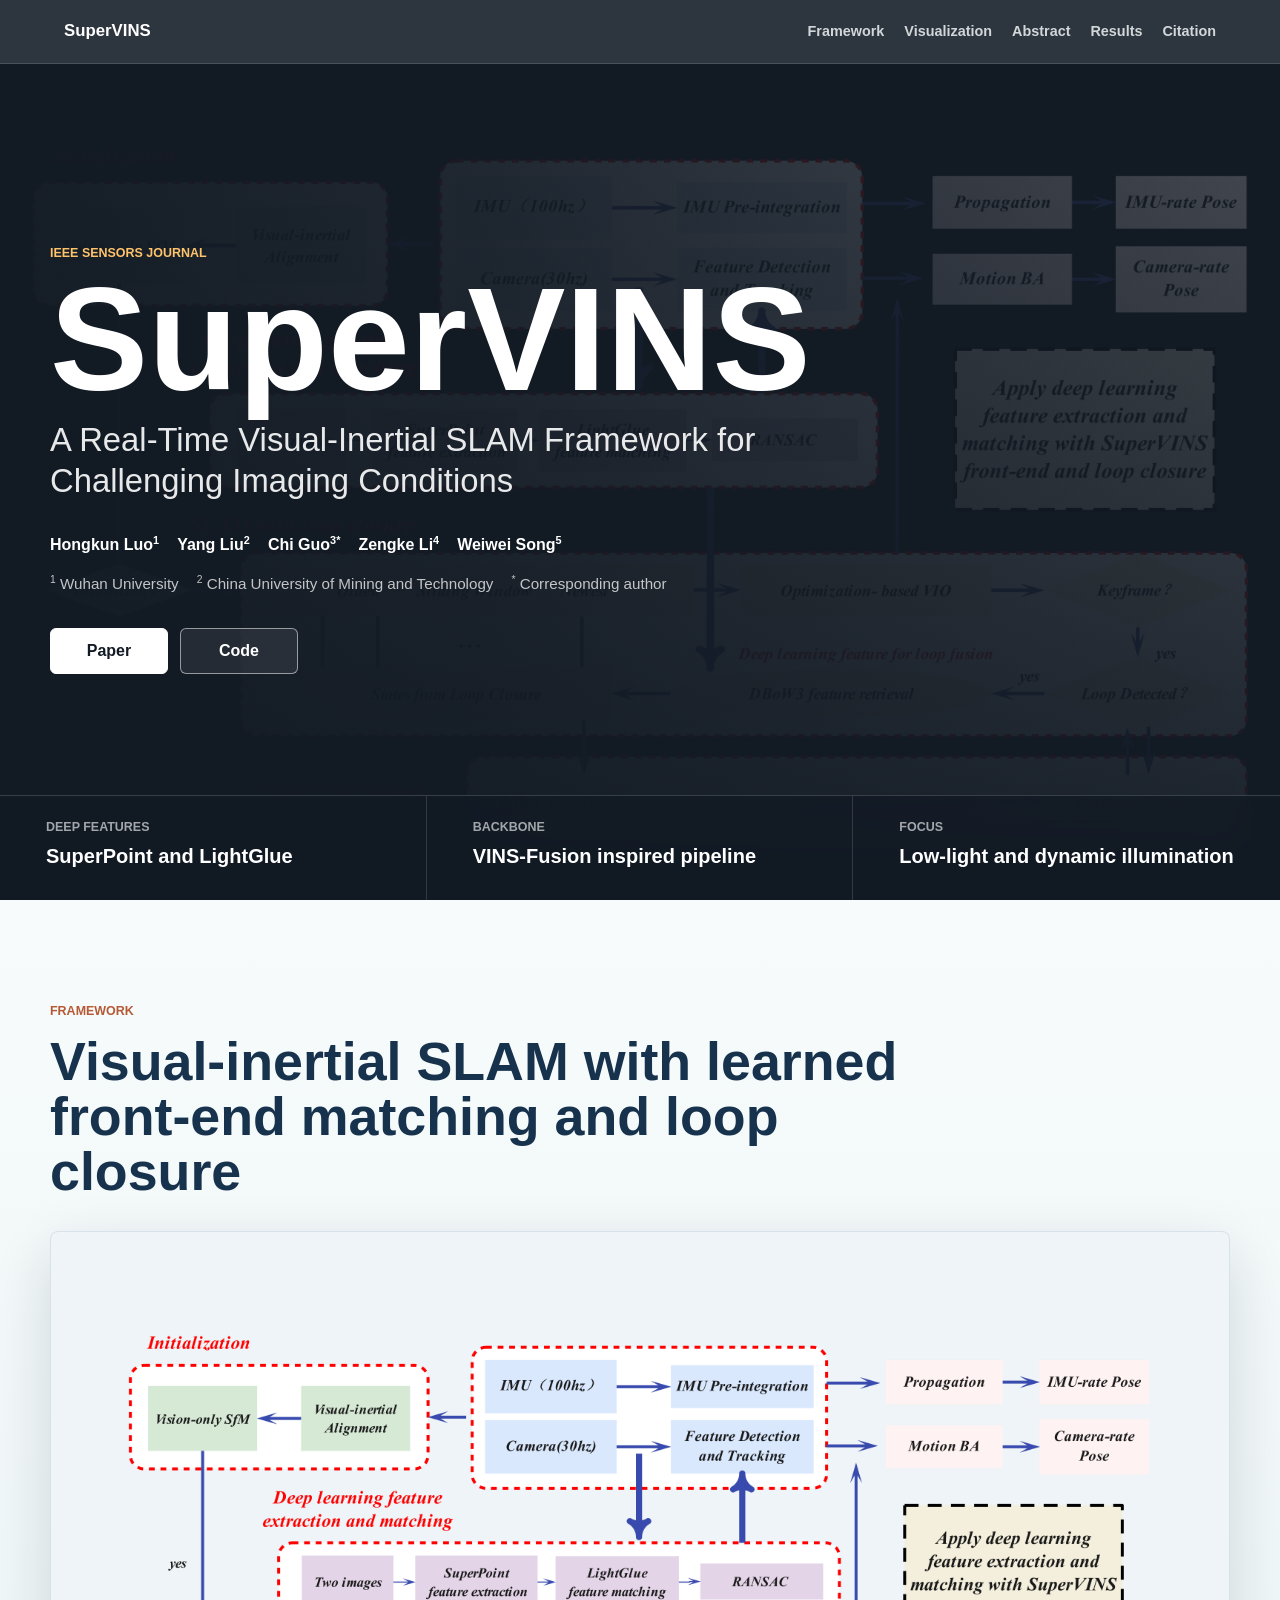
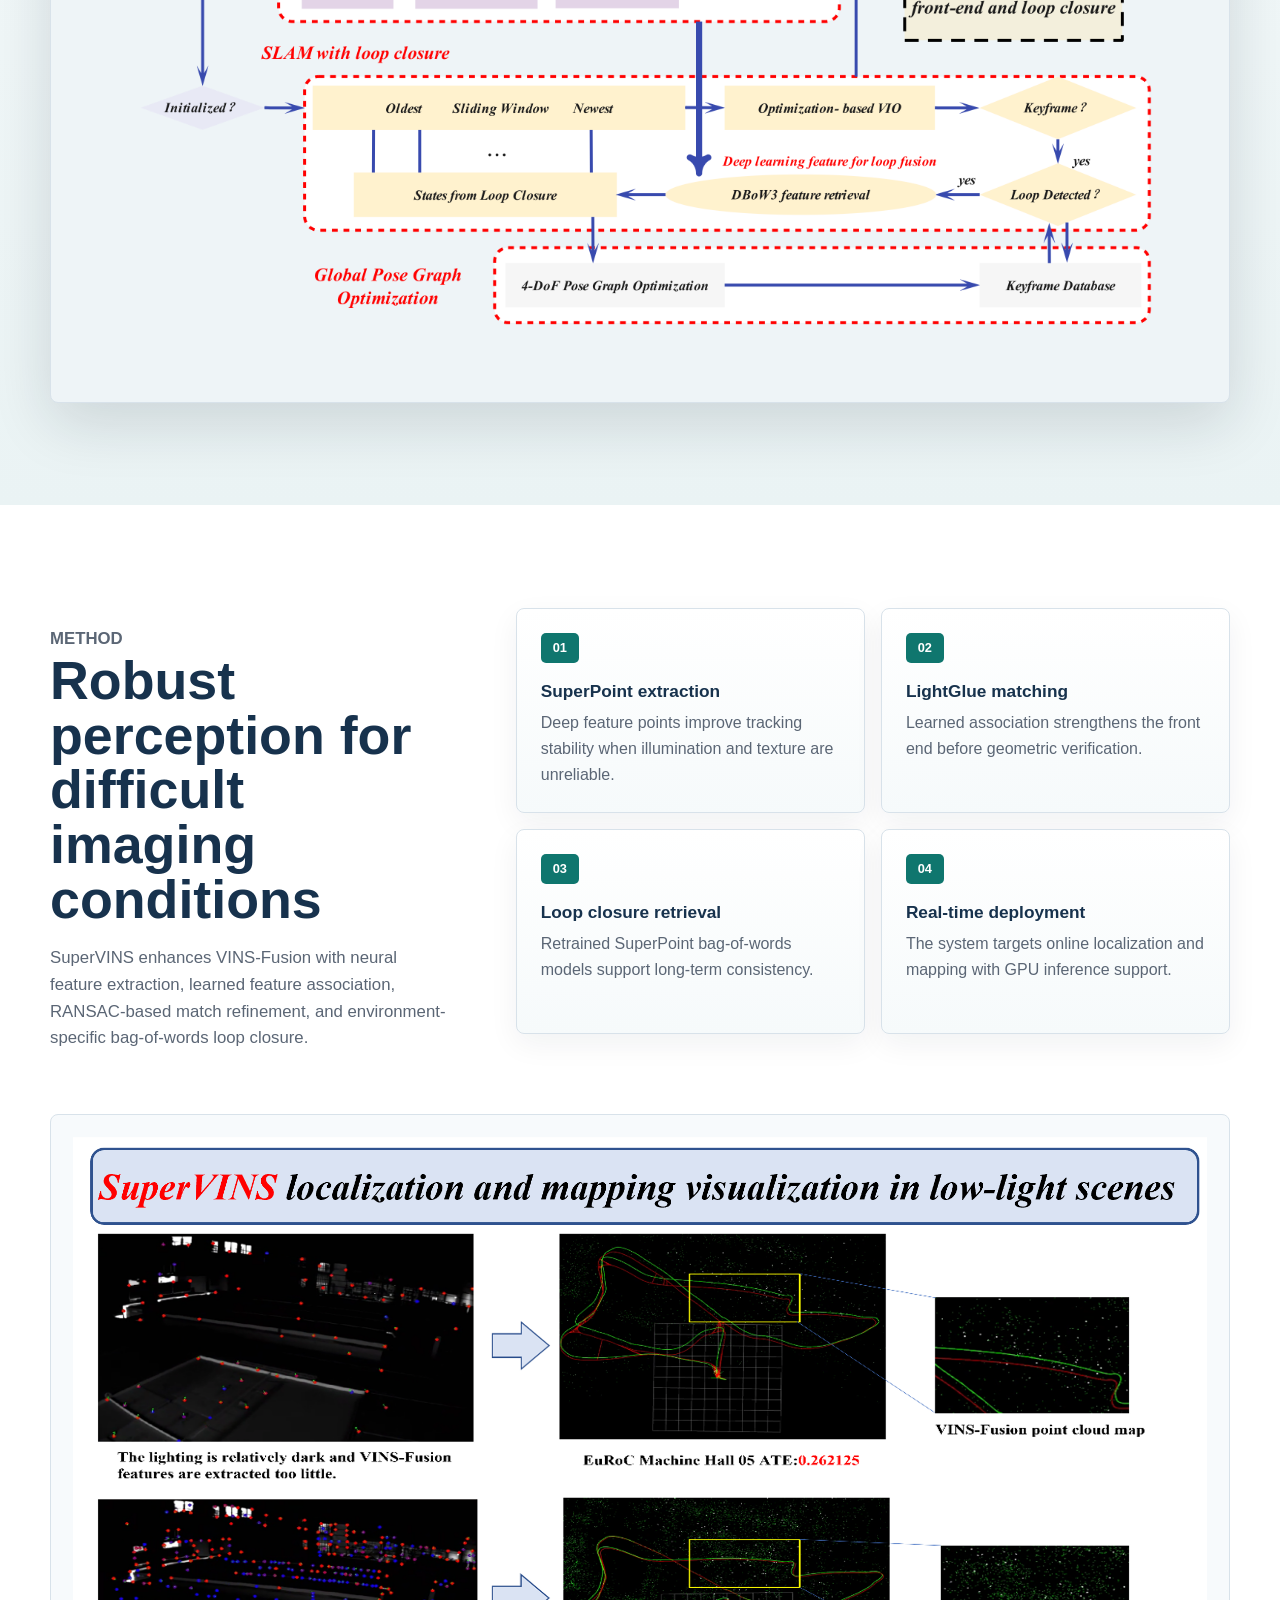
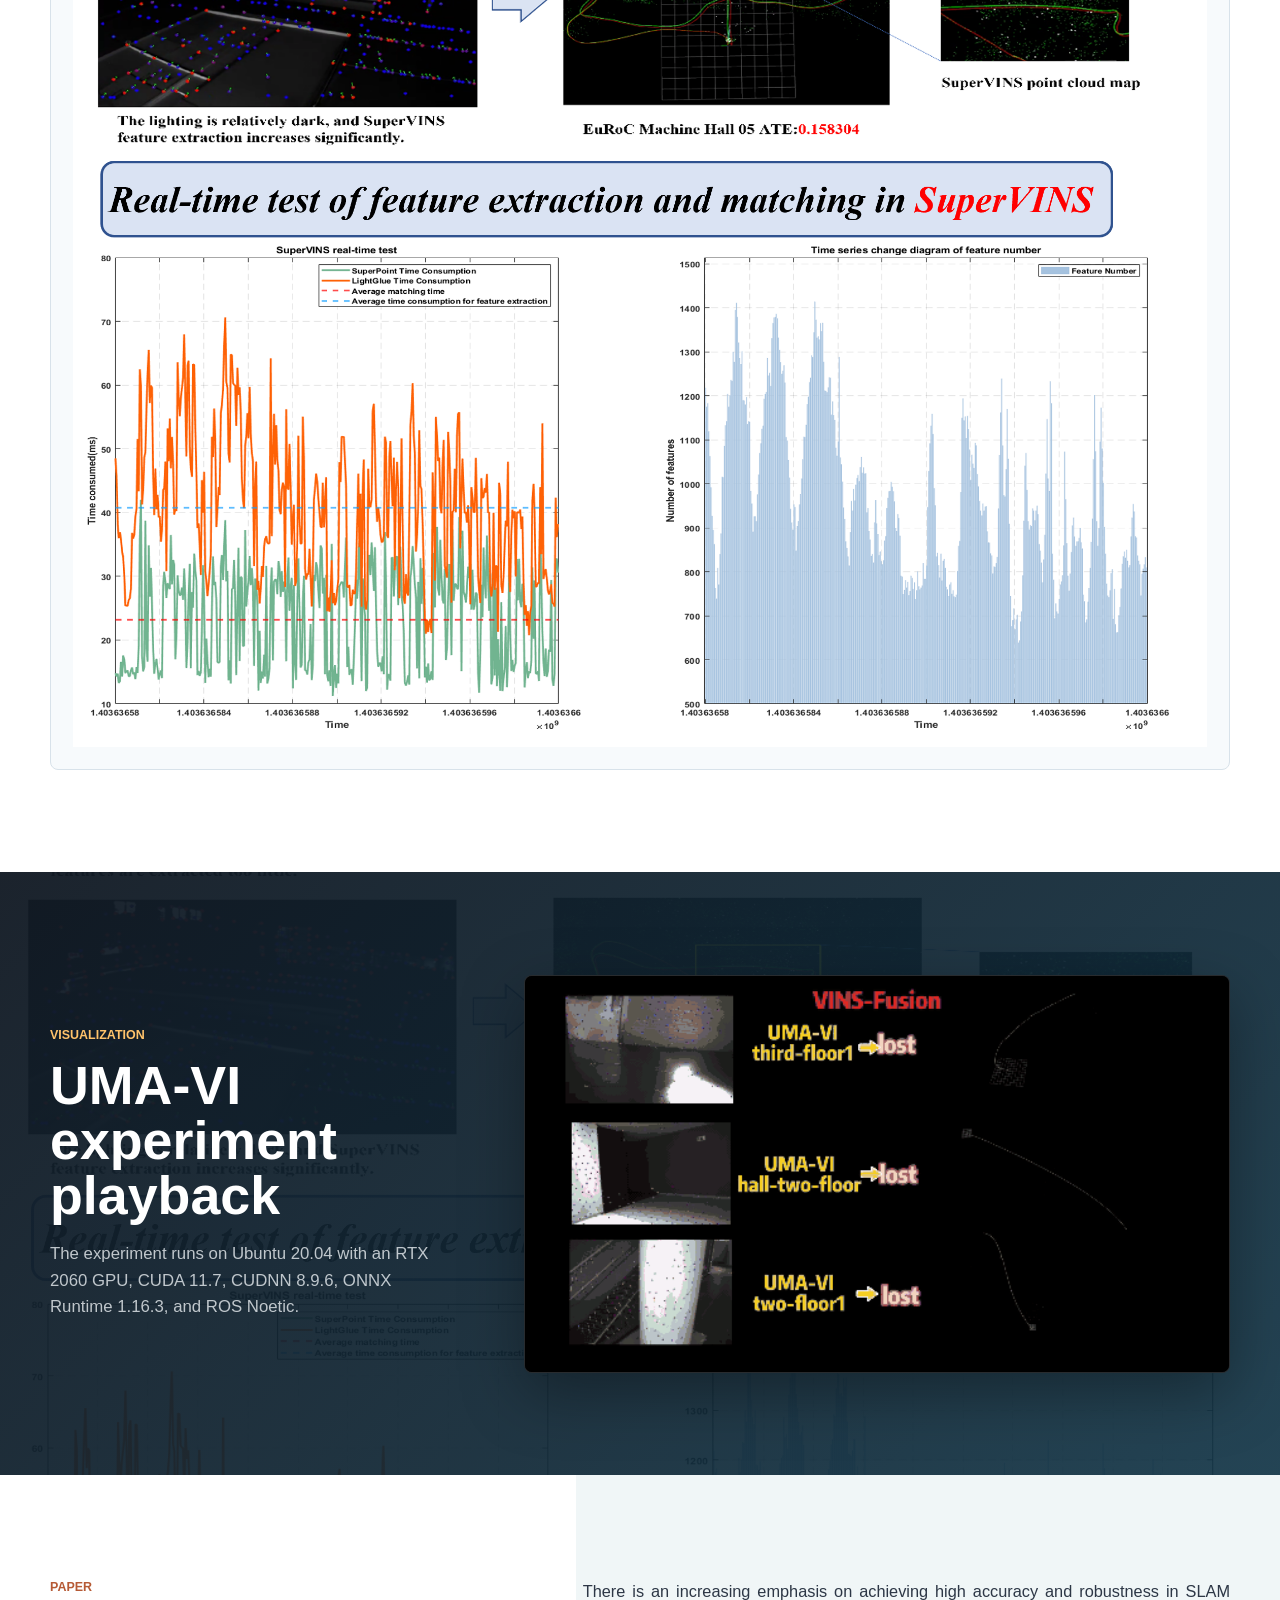
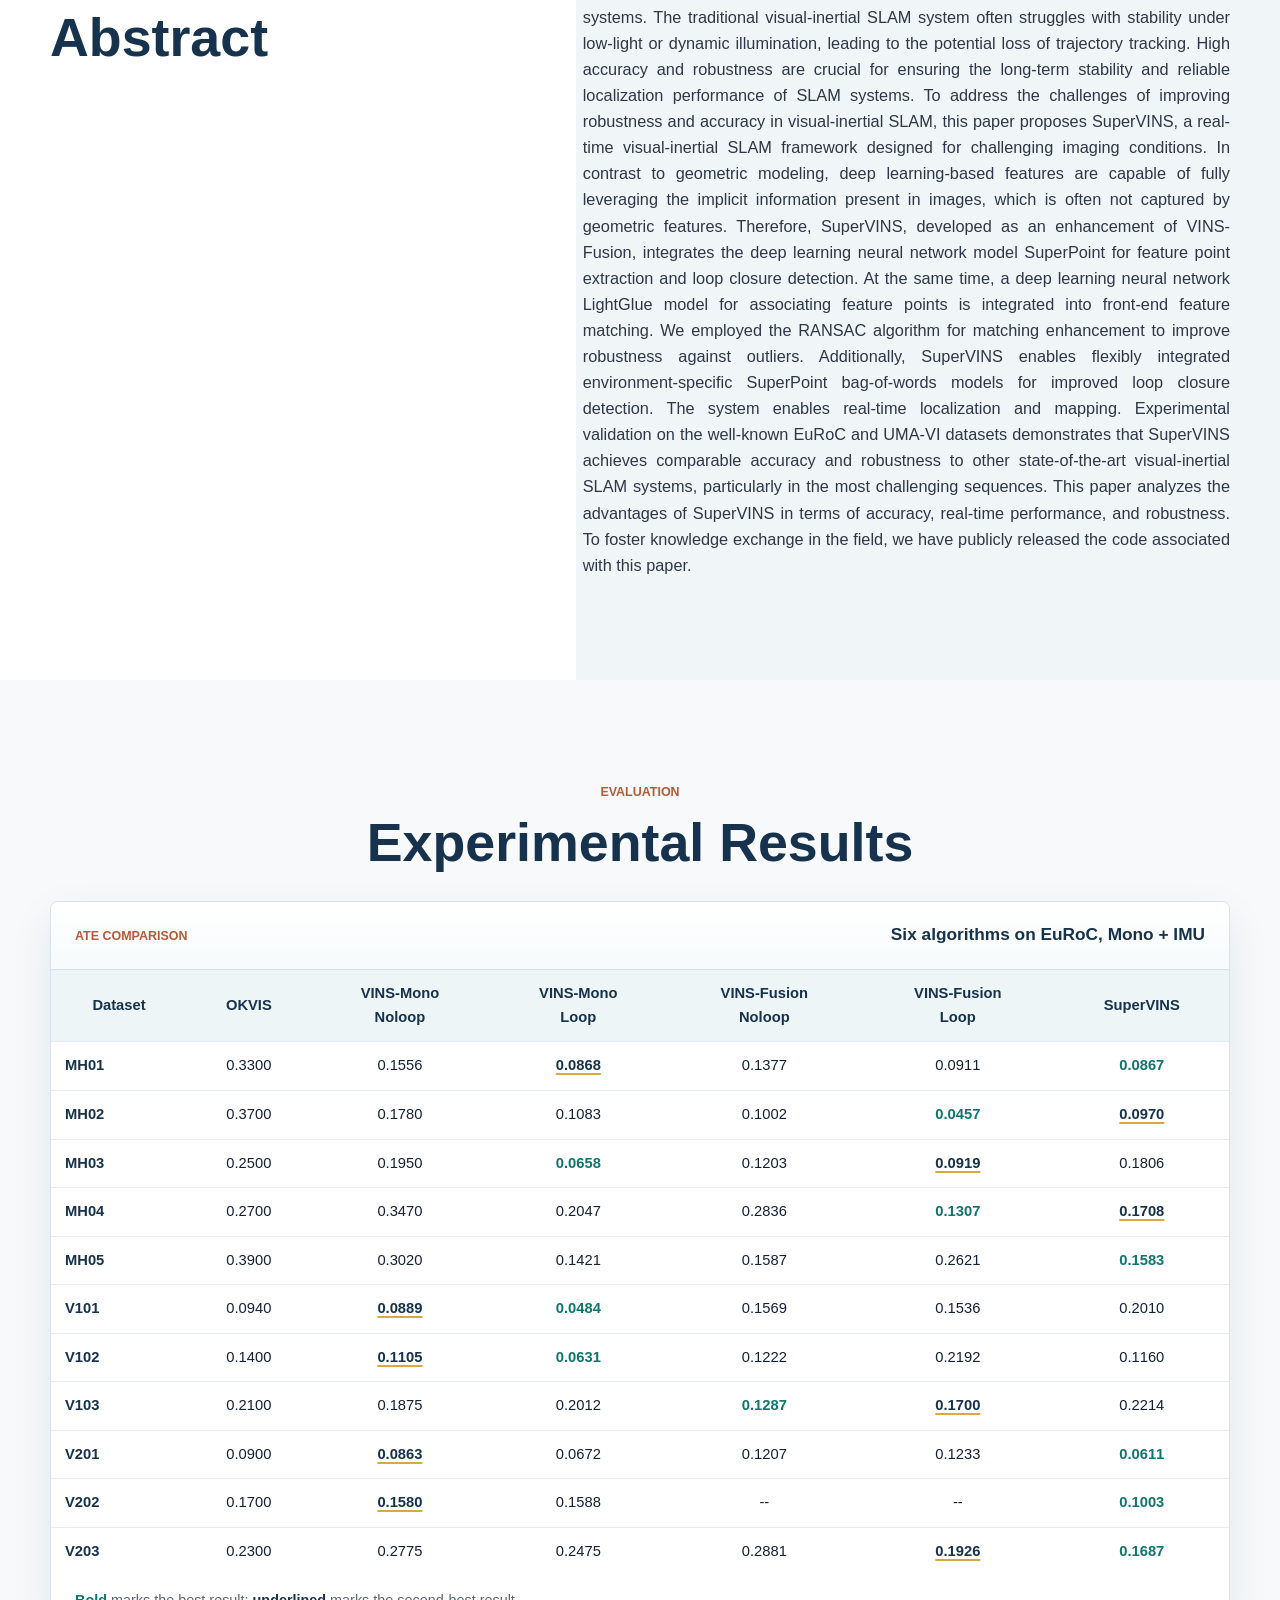
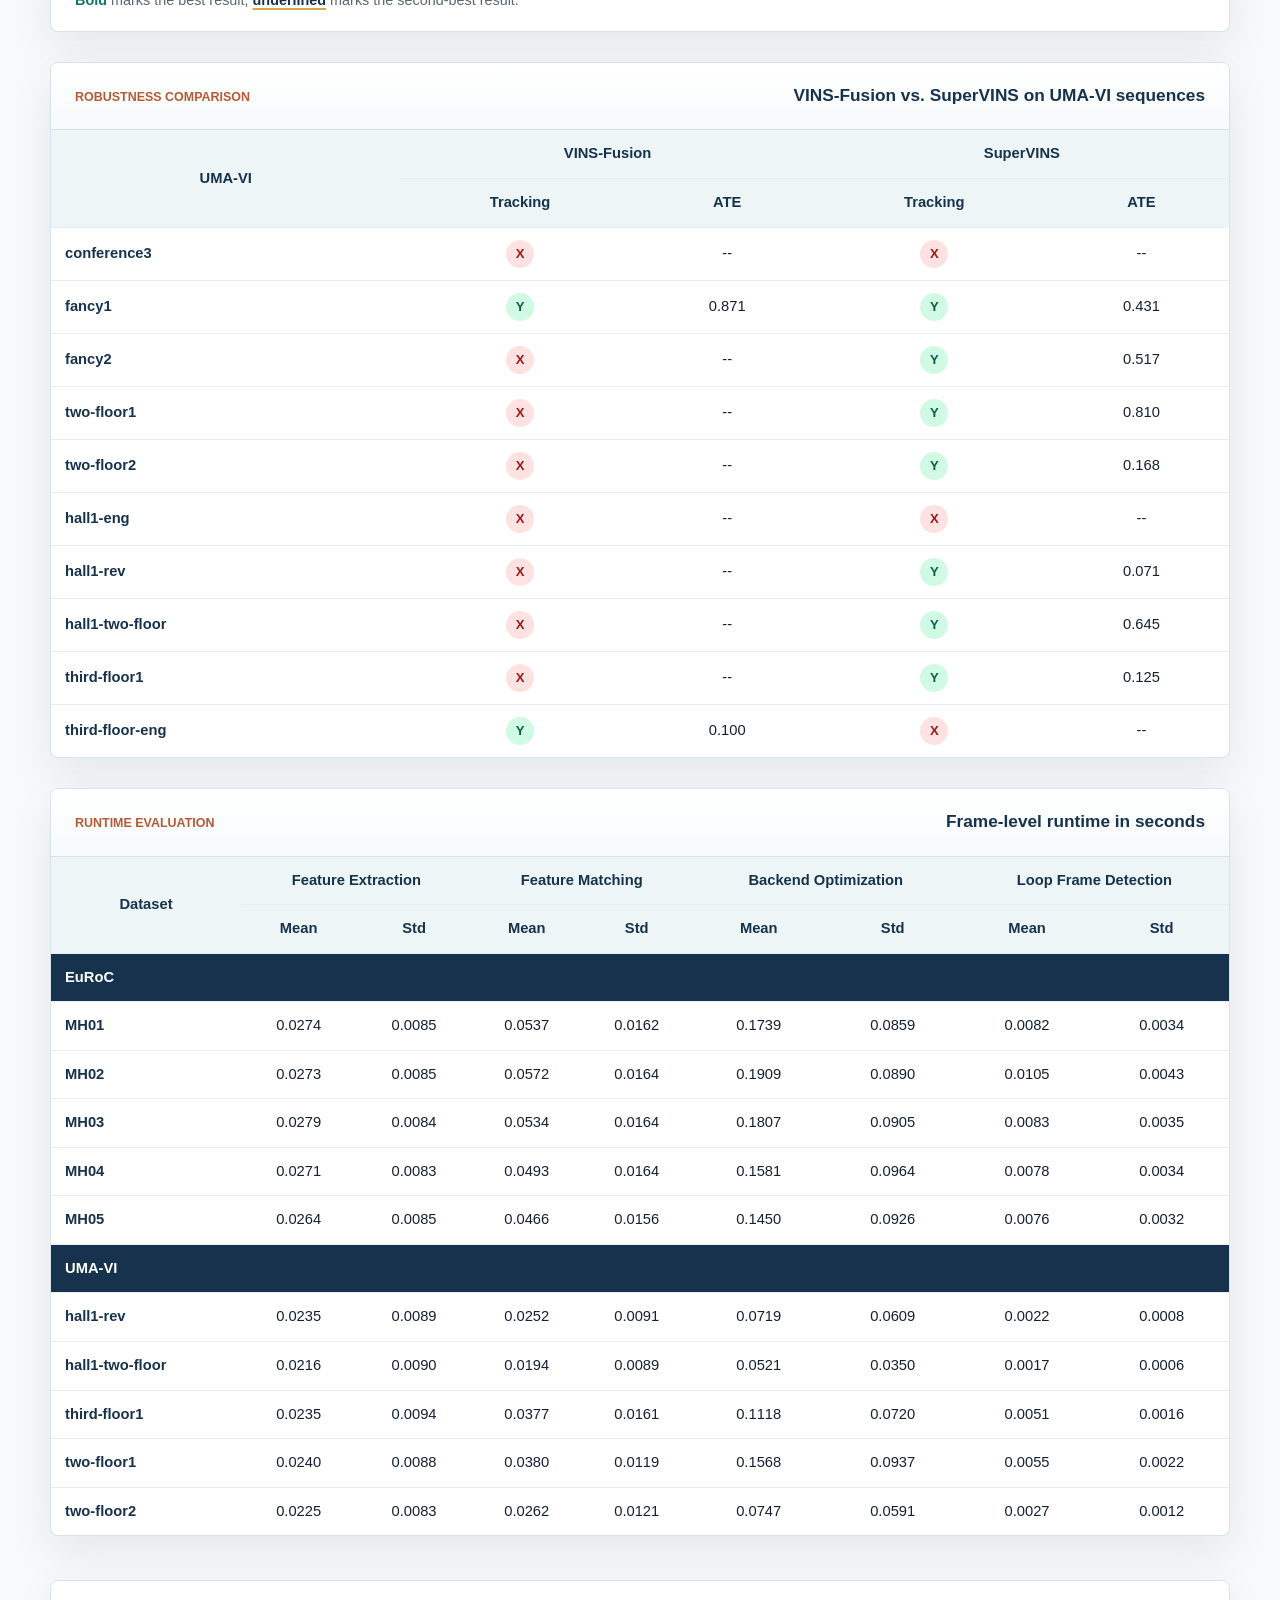
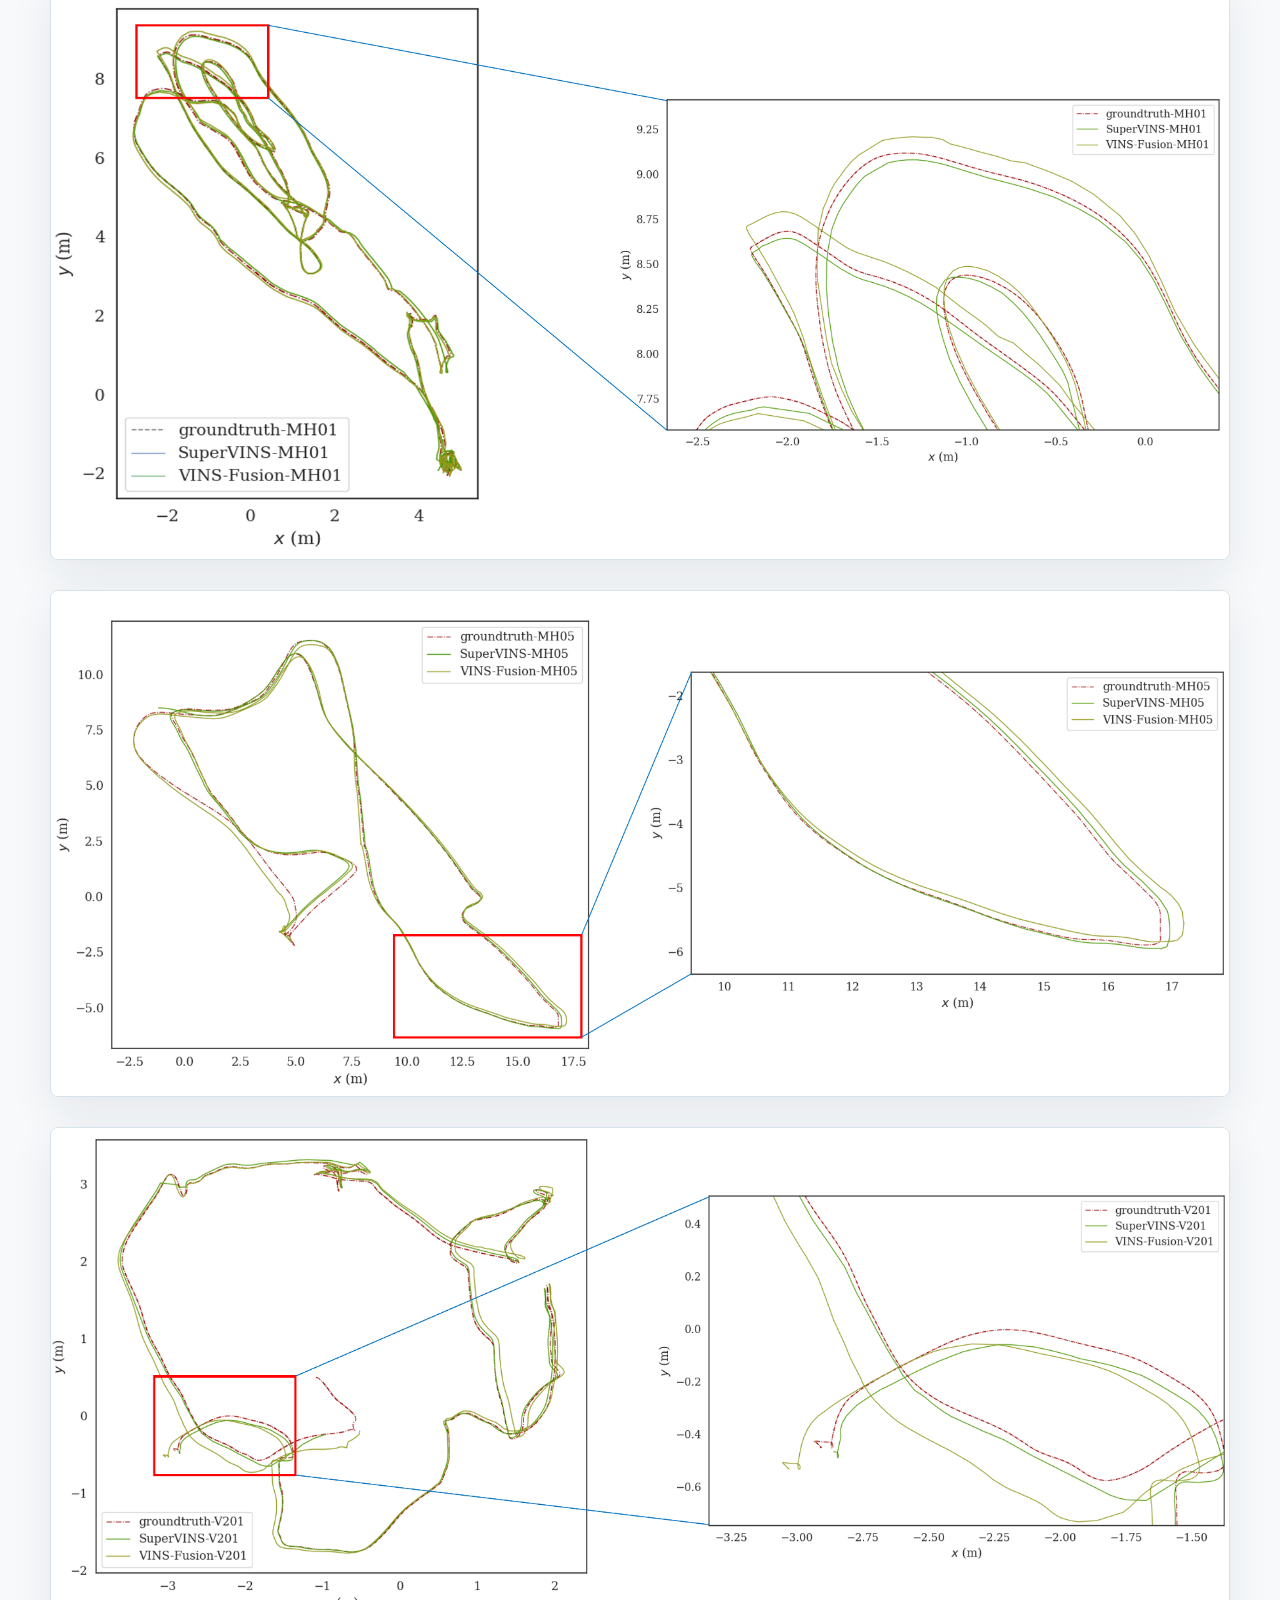
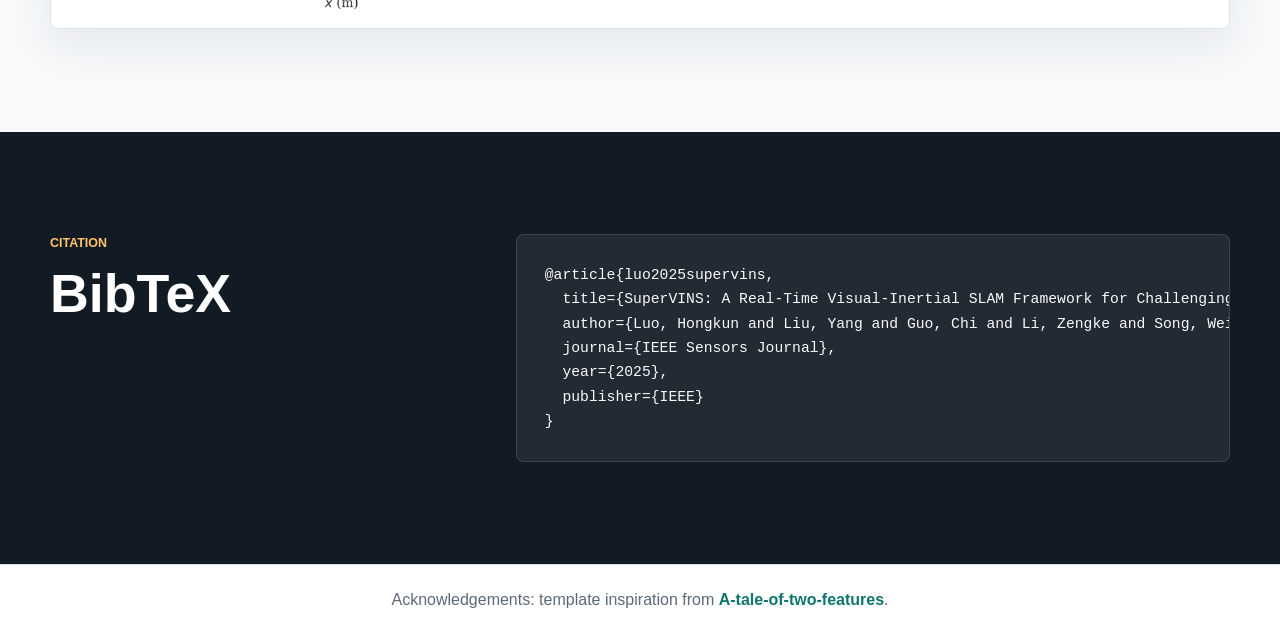
<file: index.html>
<!DOCTYPE html>
<html lang="en">

<head>
  <meta charset="UTF-8">
  <meta name="viewport" content="width=device-width, initial-scale=1.0">
  <meta name="description" content="SuperVINS: A real-time visual-inertial SLAM framework for challenging imaging conditions.">
  <title>SuperVINS: A Real-Time Visual-Inertial SLAM Framework</title>
  <link href="style.css" rel="stylesheet">
</head>

<body>
  <header class="site-header" aria-label="Primary navigation">
    <a class="brand" href="#top">SuperVINS</a>
    <nav class="nav-links" aria-label="Page sections">
      <a href="#framework">Framework</a>
      <a href="#visualization">Visualization</a>
      <a href="#abstract">Abstract</a>
      <a href="#results">Results</a>
      <a href="#citation">Citation</a>
    </nav>
  </header>

  <main id="top">
    <section class="hero-band" aria-labelledby="project-title">
      <div class="hero-visual" aria-hidden="true">
        <img src="./image/SuperVINS.png" alt="">
      </div>
      <div class="hero-overlay"></div>

      <div class="hero-inner">
        <p class="venue">IEEE Sensors Journal</p>
        <h1 id="project-title">SuperVINS</h1>
        <p class="hero-subtitle">A Real-Time Visual-Inertial SLAM Framework for Challenging Imaging Conditions</p>

        <div class="authors" aria-label="Authors">
          <a href="https://luohongkun.top/scholar/">Hongkun Luo<sup>1</sup></a>
          <a href="https://yangliu9527.github.io/">Yang Liu<sup>2</sup></a>
          <a href="https://jszy.whu.edu.cn/guochi">Chi Guo<sup>3*</sup></a>
          <a href="https://cesi.cumt.edu.cn/info/1101/8625.htm">Zengke Li<sup>4</sup></a>
          <a href="https://gnsscenter.whu.edu.cn/info/1301/1081.htm">Weiwei Song<sup>5</sup></a>
        </div>

        <p class="institutions">
          <a href="https://en.whu.edu.cn/"><sup>1</sup> Wuhan University</a>
          <a href="https://www.cumt.edu.cn/"><sup>2</sup> China University of Mining and Technology</a>
          <span><sup>*</sup> Corresponding author</span>
        </p>

        <div class="action-row" aria-label="Project links">
          <a class="button primary" href="https://ieeexplore.ieee.org/document/10949688" target="_blank" rel="noopener">Paper</a>
          <a class="button secondary" href="https://github.com/luohongk/SuperVINS" target="_blank" rel="noopener">Code</a>
        </div>
      </div>

      <div class="signal-strip" aria-label="Project highlights">
        <div>
          <span>Deep features</span>
          <strong>SuperPoint and LightGlue</strong>
        </div>
        <div>
          <span>Backbone</span>
          <strong>VINS-Fusion inspired pipeline</strong>
        </div>
        <div>
          <span>Focus</span>
          <strong>Low-light and dynamic illumination</strong>
        </div>
      </div>
    </section>

    <section class="band architecture-band" id="framework" aria-labelledby="framework-heading">
      <div class="inner">
        <div class="section-heading">
          <p class="eyebrow">Framework</p>
          <h2 id="framework-heading">Visual-inertial SLAM with learned front-end matching and loop closure</h2>
        </div>
        <figure class="architecture-figure">
          <img src="./image/SuperVINS.png" alt="SuperVINS framework overview">
        </figure>
      </div>
    </section>

    <section class="band method-band" aria-labelledby="method-heading">
      <div class="inner method-layout">
        <div class="method-copy">
          <p class="eyebrow">Method</p>
          <h2 id="method-heading">Robust perception for difficult imaging conditions</h2>
          <p>
            SuperVINS enhances VINS-Fusion with neural feature extraction, learned feature association, RANSAC-based match refinement, and environment-specific bag-of-words loop closure.
          </p>
        </div>

        <div class="feature-grid">
          <article>
            <span>01</span>
            <h3>SuperPoint extraction</h3>
            <p>Deep feature points improve tracking stability when illumination and texture are unreliable.</p>
          </article>
          <article>
            <span>02</span>
            <h3>LightGlue matching</h3>
            <p>Learned association strengthens the front end before geometric verification.</p>
          </article>
          <article>
            <span>03</span>
            <h3>Loop closure retrieval</h3>
            <p>Retrained SuperPoint bag-of-words models support long-term consistency.</p>
          </article>
          <article>
            <span>04</span>
            <h3>Real-time deployment</h3>
            <p>The system targets online localization and mapping with GPU inference support.</p>
          </article>
        </div>
      </div>

      <div class="inner">
        <figure class="summary-figure">
          <img src="./image/abstract.png" alt="SuperVINS localization, mapping, feature extraction, and matching summary">
        </figure>
      </div>
    </section>

    <section class="band visualization-band" id="visualization" aria-labelledby="visualization-heading">
      <div class="inner visualization-layout">
        <div class="section-heading">
          <p class="eyebrow">Visualization</p>
          <h2 id="visualization-heading">UMA-VI experiment playback</h2>
          <p>
            The experiment runs on Ubuntu 20.04 with an RTX 2060 GPU, CUDA 11.7, CUDNN 8.9.6, ONNX Runtime 1.16.3, and ROS Noetic.
          </p>
        </div>
        <figure class="demo-figure">
          <img src="./gif_cropped/SuperVINS.gif" alt="Visualization results of SuperVINS experiments on the UMA-VI dataset">
        </figure>
      </div>
    </section>

    <section class="band abstract-band" id="abstract" aria-labelledby="abstract-heading">
      <div class="inner abstract-layout">
        <div class="section-heading">
          <p class="eyebrow">Paper</p>
          <h2 id="abstract-heading">Abstract</h2>
        </div>
        <p class="abstract-text">
          There is an increasing emphasis on achieving high accuracy and robustness in SLAM systems. The traditional visual-inertial SLAM system often struggles with stability under low-light or dynamic illumination, leading to the potential loss of trajectory tracking. High accuracy and robustness are crucial for ensuring the long-term stability and reliable localization performance of SLAM systems. To address the challenges of improving robustness and accuracy in visual-inertial SLAM, this paper proposes SuperVINS, a real-time visual-inertial SLAM framework designed for challenging imaging conditions. In contrast to geometric modeling, deep learning-based features are capable of fully leveraging the implicit information present in images, which is often not captured by geometric features. Therefore, SuperVINS, developed as an enhancement of VINS-Fusion, integrates the deep learning neural network model SuperPoint for feature point extraction and loop closure detection. At the same time, a deep learning neural network LightGlue model for associating feature points is integrated into front-end feature matching. We employed the RANSAC algorithm for matching enhancement to improve robustness against outliers. Additionally, SuperVINS enables flexibly integrated environment-specific SuperPoint bag-of-words models for improved loop closure detection. The system enables real-time localization and mapping. Experimental validation on the well-known EuRoC and UMA-VI datasets demonstrates that SuperVINS achieves comparable accuracy and robustness to other state-of-the-art visual-inertial SLAM systems, particularly in the most challenging sequences. This paper analyzes the advantages of SuperVINS in terms of accuracy, real-time performance, and robustness. To foster knowledge exchange in the field, we have publicly released the code associated with this paper.
        </p>
      </div>
    </section>

    <section class="band results-band" id="results" aria-labelledby="results-heading">
      <div class="inner">
        <div class="section-heading centered">
          <p class="eyebrow">Evaluation</p>
          <h2 id="results-heading">Experimental Results</h2>
        </div>
        <div class="table-grid" aria-label="Quantitative experiment results">
          <article class="table-panel">
            <div class="table-title">
              <p>ATE Comparison</p>
              <h3>Six algorithms on EuRoC, Mono + IMU</h3>
            </div>
            <div class="table-scroll">
              <table>
                <thead>
                  <tr>
                    <th>Dataset</th>
                    <th>OKVIS</th>
                    <th>VINS-Mono<br>Noloop</th>
                    <th>VINS-Mono<br>Loop</th>
                    <th>VINS-Fusion<br>Noloop</th>
                    <th>VINS-Fusion<br>Loop</th>
                    <th>SuperVINS</th>
                  </tr>
                </thead>
                <tbody>
                  <tr>
                    <th>MH01</th>
                    <td>0.3300</td>
                    <td>0.1556</td>
                    <td class="second">0.0868</td>
                    <td>0.1377</td>
                    <td>0.0911</td>
                    <td class="best">0.0867</td>
                  </tr>
                  <tr>
                    <th>MH02</th>
                    <td>0.3700</td>
                    <td>0.1780</td>
                    <td>0.1083</td>
                    <td>0.1002</td>
                    <td class="best">0.0457</td>
                    <td class="second">0.0970</td>
                  </tr>
                  <tr>
                    <th>MH03</th>
                    <td>0.2500</td>
                    <td>0.1950</td>
                    <td class="best">0.0658</td>
                    <td>0.1203</td>
                    <td class="second">0.0919</td>
                    <td>0.1806</td>
                  </tr>
                  <tr>
                    <th>MH04</th>
                    <td>0.2700</td>
                    <td>0.3470</td>
                    <td>0.2047</td>
                    <td>0.2836</td>
                    <td class="best">0.1307</td>
                    <td class="second">0.1708</td>
                  </tr>
                  <tr>
                    <th>MH05</th>
                    <td>0.3900</td>
                    <td>0.3020</td>
                    <td>0.1421</td>
                    <td>0.1587</td>
                    <td>0.2621</td>
                    <td class="best">0.1583</td>
                  </tr>
                  <tr>
                    <th>V101</th>
                    <td>0.0940</td>
                    <td class="second">0.0889</td>
                    <td class="best">0.0484</td>
                    <td>0.1569</td>
                    <td>0.1536</td>
                    <td>0.2010</td>
                  </tr>
                  <tr>
                    <th>V102</th>
                    <td>0.1400</td>
                    <td class="second">0.1105</td>
                    <td class="best">0.0631</td>
                    <td>0.1222</td>
                    <td>0.2192</td>
                    <td>0.1160</td>
                  </tr>
                  <tr>
                    <th>V103</th>
                    <td>0.2100</td>
                    <td>0.1875</td>
                    <td>0.2012</td>
                    <td class="best">0.1287</td>
                    <td class="second">0.1700</td>
                    <td>0.2214</td>
                  </tr>
                  <tr>
                    <th>V201</th>
                    <td>0.0900</td>
                    <td class="second">0.0863</td>
                    <td>0.0672</td>
                    <td>0.1207</td>
                    <td>0.1233</td>
                    <td class="best">0.0611</td>
                  </tr>
                  <tr>
                    <th>V202</th>
                    <td>0.1700</td>
                    <td class="second">0.1580</td>
                    <td>0.1588</td>
                    <td>--</td>
                    <td>--</td>
                    <td class="best">0.1003</td>
                  </tr>
                  <tr>
                    <th>V203</th>
                    <td>0.2300</td>
                    <td>0.2775</td>
                    <td>0.2475</td>
                    <td>0.2881</td>
                    <td class="second">0.1926</td>
                    <td class="best">0.1687</td>
                  </tr>
                </tbody>
              </table>
            </div>
            <p class="table-note"><span class="best">Bold</span> marks the best result; <span class="second">underlined</span> marks the second-best result.</p>
          </article>

          <article class="table-panel">
            <div class="table-title">
              <p>Robustness Comparison</p>
              <h3>VINS-Fusion vs. SuperVINS on UMA-VI sequences</h3>
            </div>
            <div class="table-scroll">
              <table class="compact-table">
                <thead>
                  <tr>
                    <th rowspan="2">UMA-VI</th>
                    <th colspan="2">VINS-Fusion</th>
                    <th colspan="2">SuperVINS</th>
                  </tr>
                  <tr>
                    <th>Tracking</th>
                    <th>ATE</th>
                    <th>Tracking</th>
                    <th>ATE</th>
                  </tr>
                </thead>
                <tbody>
                  <tr>
                    <th>conference3</th>
                    <td><span class="track-fail">X</span></td>
                    <td>--</td>
                    <td><span class="track-fail">X</span></td>
                    <td>--</td>
                  </tr>
                  <tr>
                    <th>fancy1</th>
                    <td><span class="track-ok">Y</span></td>
                    <td>0.871</td>
                    <td><span class="track-ok">Y</span></td>
                    <td>0.431</td>
                  </tr>
                  <tr>
                    <th>fancy2</th>
                    <td><span class="track-fail">X</span></td>
                    <td>--</td>
                    <td><span class="track-ok">Y</span></td>
                    <td>0.517</td>
                  </tr>
                  <tr>
                    <th>two-floor1</th>
                    <td><span class="track-fail">X</span></td>
                    <td>--</td>
                    <td><span class="track-ok">Y</span></td>
                    <td>0.810</td>
                  </tr>
                  <tr>
                    <th>two-floor2</th>
                    <td><span class="track-fail">X</span></td>
                    <td>--</td>
                    <td><span class="track-ok">Y</span></td>
                    <td>0.168</td>
                  </tr>
                  <tr>
                    <th>hall1-eng</th>
                    <td><span class="track-fail">X</span></td>
                    <td>--</td>
                    <td><span class="track-fail">X</span></td>
                    <td>--</td>
                  </tr>
                  <tr>
                    <th>hall1-rev</th>
                    <td><span class="track-fail">X</span></td>
                    <td>--</td>
                    <td><span class="track-ok">Y</span></td>
                    <td>0.071</td>
                  </tr>
                  <tr>
                    <th>hall1-two-floor</th>
                    <td><span class="track-fail">X</span></td>
                    <td>--</td>
                    <td><span class="track-ok">Y</span></td>
                    <td>0.645</td>
                  </tr>
                  <tr>
                    <th>third-floor1</th>
                    <td><span class="track-fail">X</span></td>
                    <td>--</td>
                    <td><span class="track-ok">Y</span></td>
                    <td>0.125</td>
                  </tr>
                  <tr>
                    <th>third-floor-eng</th>
                    <td><span class="track-ok">Y</span></td>
                    <td>0.100</td>
                    <td><span class="track-fail">X</span></td>
                    <td>--</td>
                  </tr>
                </tbody>
              </table>
            </div>
          </article>

          <article class="table-panel">
            <div class="table-title">
              <p>Runtime Evaluation</p>
              <h3>Frame-level runtime in seconds</h3>
            </div>
            <div class="table-scroll">
              <table>
                <thead>
                  <tr>
                    <th rowspan="2">Dataset</th>
                    <th colspan="2">Feature Extraction</th>
                    <th colspan="2">Feature Matching</th>
                    <th colspan="2">Backend Optimization</th>
                    <th colspan="2">Loop Frame Detection</th>
                  </tr>
                  <tr>
                    <th>Mean</th>
                    <th>Std</th>
                    <th>Mean</th>
                    <th>Std</th>
                    <th>Mean</th>
                    <th>Std</th>
                    <th>Mean</th>
                    <th>Std</th>
                  </tr>
                </thead>
                <tbody>
                  <tr class="group-row">
                    <th colspan="9">EuRoC</th>
                  </tr>
                  <tr>
                    <th>MH01</th>
                    <td>0.0274</td>
                    <td>0.0085</td>
                    <td>0.0537</td>
                    <td>0.0162</td>
                    <td>0.1739</td>
                    <td>0.0859</td>
                    <td>0.0082</td>
                    <td>0.0034</td>
                  </tr>
                  <tr>
                    <th>MH02</th>
                    <td>0.0273</td>
                    <td>0.0085</td>
                    <td>0.0572</td>
                    <td>0.0164</td>
                    <td>0.1909</td>
                    <td>0.0890</td>
                    <td>0.0105</td>
                    <td>0.0043</td>
                  </tr>
                  <tr>
                    <th>MH03</th>
                    <td>0.0279</td>
                    <td>0.0084</td>
                    <td>0.0534</td>
                    <td>0.0164</td>
                    <td>0.1807</td>
                    <td>0.0905</td>
                    <td>0.0083</td>
                    <td>0.0035</td>
                  </tr>
                  <tr>
                    <th>MH04</th>
                    <td>0.0271</td>
                    <td>0.0083</td>
                    <td>0.0493</td>
                    <td>0.0164</td>
                    <td>0.1581</td>
                    <td>0.0964</td>
                    <td>0.0078</td>
                    <td>0.0034</td>
                  </tr>
                  <tr>
                    <th>MH05</th>
                    <td>0.0264</td>
                    <td>0.0085</td>
                    <td>0.0466</td>
                    <td>0.0156</td>
                    <td>0.1450</td>
                    <td>0.0926</td>
                    <td>0.0076</td>
                    <td>0.0032</td>
                  </tr>
                  <tr class="group-row">
                    <th colspan="9">UMA-VI</th>
                  </tr>
                  <tr>
                    <th>hall1-rev</th>
                    <td>0.0235</td>
                    <td>0.0089</td>
                    <td>0.0252</td>
                    <td>0.0091</td>
                    <td>0.0719</td>
                    <td>0.0609</td>
                    <td>0.0022</td>
                    <td>0.0008</td>
                  </tr>
                  <tr>
                    <th>hall1-two-floor</th>
                    <td>0.0216</td>
                    <td>0.0090</td>
                    <td>0.0194</td>
                    <td>0.0089</td>
                    <td>0.0521</td>
                    <td>0.0350</td>
                    <td>0.0017</td>
                    <td>0.0006</td>
                  </tr>
                  <tr>
                    <th>third-floor1</th>
                    <td>0.0235</td>
                    <td>0.0094</td>
                    <td>0.0377</td>
                    <td>0.0161</td>
                    <td>0.1118</td>
                    <td>0.0720</td>
                    <td>0.0051</td>
                    <td>0.0016</td>
                  </tr>
                  <tr>
                    <th>two-floor1</th>
                    <td>0.0240</td>
                    <td>0.0088</td>
                    <td>0.0380</td>
                    <td>0.0119</td>
                    <td>0.1568</td>
                    <td>0.0937</td>
                    <td>0.0055</td>
                    <td>0.0022</td>
                  </tr>
                  <tr>
                    <th>two-floor2</th>
                    <td>0.0225</td>
                    <td>0.0083</td>
                    <td>0.0262</td>
                    <td>0.0121</td>
                    <td>0.0747</td>
                    <td>0.0591</td>
                    <td>0.0027</td>
                    <td>0.0012</td>
                  </tr>
                </tbody>
              </table>
            </div>
          </article>
        </div>
        <div class="results-stack">
          <figure>
            <img src="./image/guiji1.png" alt="SuperVINS trajectory evaluation result 1">
          </figure>
          <figure>
            <img src="./image/guiji2.png" alt="SuperVINS trajectory evaluation result 2">
          </figure>
          <figure>
            <img src="./image/guiji3.png" alt="SuperVINS trajectory evaluation result 3">
          </figure>
        </div>
      </div>
    </section>

    <section class="band citation-band" id="citation" aria-labelledby="citation-heading">
      <div class="inner citation-layout">
        <div class="section-heading">
          <p class="eyebrow">Citation</p>
          <h2 id="citation-heading">BibTeX</h2>
        </div>
        <pre><code>@article{luo2025supervins,
  title={SuperVINS: A Real-Time Visual-Inertial SLAM Framework for Challenging Imaging Conditions},
  author={Luo, Hongkun and Liu, Yang and Guo, Chi and Li, Zengke and Song, Weiwei},
  journal={IEEE Sensors Journal},
  year={2025},
  publisher={IEEE}
}</code></pre>
      </div>
    </section>
  </main>

  <footer class="site-footer">
    <p>Acknowledgements: template inspiration from <a href="https://sd-complements-dino.github.io/">A-tale-of-two-features</a>.</p>
  </footer>
</body>

</html>
</file>
<file: style.css>
* {
  box-sizing: border-box;
}

:root {
  color-scheme: light;
  --ink: #152033;
  --muted: #5b6675;
  --paper: #ffffff;
  --line: #d8e2ea;
  --mist: #edf5f6;
  --blue: #17324d;
  --teal: #0f766e;
  --copper: #b65a35;
  --gold: #d8a844;
  --charcoal: #121a24;
  --shadow: 0 20px 60px rgba(17, 28, 42, 0.14);
}

html {
  scroll-behavior: smooth;
}

body {
  margin: 0;
  min-width: 320px;
  color: var(--ink);
  font-family: Inter, "Google Sans", "Open Sans", Arial, Helvetica, sans-serif;
  line-height: 1.6;
  background: #f6f9fb;
}

body::selection {
  color: #fff;
  background: var(--teal);
}

img {
  display: block;
  max-width: 100%;
  height: auto;
}

a {
  color: inherit;
  text-decoration: none;
}

a:hover {
  text-decoration: underline;
  text-underline-offset: 0.22em;
}

.site-header {
  position: sticky;
  top: 0;
  z-index: 20;
  display: flex;
  min-height: 64px;
  align-items: center;
  justify-content: space-between;
  gap: 24px;
  padding: 0 clamp(18px, 5vw, 70px);
  color: #f8fbfd;
  background: rgba(18, 26, 36, 0.88);
  border-bottom: 1px solid rgba(255, 255, 255, 0.14);
  backdrop-filter: blur(16px);
}

.brand {
  color: #fff;
  font-size: 1.05rem;
  font-weight: 900;
  letter-spacing: 0;
}

.nav-links {
  display: flex;
  flex-wrap: wrap;
  justify-content: flex-end;
  gap: 6px 20px;
  color: rgba(248, 251, 253, 0.82);
  font-size: 0.9rem;
  font-weight: 700;
}

.nav-links a:hover {
  color: #fff;
}

.hero-band {
  position: relative;
  display: grid;
  min-height: clamp(720px, calc(100vh - 64px), 920px);
  overflow: hidden;
  color: #fff;
  background: var(--charcoal);
}

.hero-visual,
.hero-overlay {
  position: absolute;
  inset: 0;
}

.hero-visual img {
  width: 100%;
  height: 100%;
  object-fit: cover;
  object-position: center;
  opacity: 0.48;
  filter: saturate(0.78) contrast(0.96);
}

.hero-overlay {
  background:
    linear-gradient(90deg, rgba(18, 26, 36, 0.96) 0%, rgba(18, 26, 36, 0.82) 38%, rgba(18, 26, 36, 0.38) 100%),
    linear-gradient(180deg, rgba(18, 26, 36, 0.2) 0%, rgba(18, 26, 36, 0.9) 100%);
}

.hero-inner {
  position: relative;
  z-index: 2;
  width: min(1180px, calc(100% - 36px));
  align-self: center;
  margin: 0 auto;
  padding: clamp(64px, 10vw, 124px) 0 clamp(116px, 16vw, 170px);
}

.venue,
.eyebrow {
  margin: 0 0 12px;
  color: var(--copper);
  font-size: 0.78rem;
  font-weight: 900;
  letter-spacing: 0;
  text-transform: uppercase;
}

.hero-band .venue,
.visualization-band .eyebrow,
.citation-band .eyebrow {
  color: #ffc36b;
}

h1,
h2,
h3,
p {
  margin-top: 0;
}

h1 {
  max-width: 820px;
  margin-bottom: 18px;
  font-size: clamp(4.2rem, 12vw, 9.2rem);
  line-height: 0.86;
  letter-spacing: 0;
}

h2 {
  max-width: 920px;
  margin-bottom: 0;
  color: var(--blue);
  font-size: clamp(2rem, 4.2vw, 4.1rem);
  line-height: 1.02;
  letter-spacing: 0;
}

h3 {
  margin-bottom: 8px;
  color: var(--blue);
  font-size: 1.08rem;
  line-height: 1.25;
}

.hero-subtitle {
  max-width: 720px;
  margin-bottom: 30px;
  color: rgba(255, 255, 255, 0.9);
  font-size: clamp(1.25rem, 2.8vw, 2.05rem);
  line-height: 1.25;
}

.authors {
  display: flex;
  max-width: 860px;
  flex-wrap: wrap;
  gap: 9px 18px;
  margin-bottom: 14px;
  color: #fff;
  font-weight: 800;
}

sup {
  font-size: 0.68em;
  line-height: 0;
}

.institutions {
  display: flex;
  max-width: 880px;
  flex-wrap: wrap;
  gap: 6px 18px;
  margin-bottom: 32px;
  color: rgba(255, 255, 255, 0.74);
  font-size: 0.95rem;
}

.action-row {
  display: flex;
  flex-wrap: wrap;
  gap: 12px;
}

.button {
  display: inline-flex;
  min-width: 118px;
  min-height: 46px;
  align-items: center;
  justify-content: center;
  padding: 11px 20px;
  border: 1px solid currentColor;
  border-radius: 6px;
  font-weight: 900;
  line-height: 1;
  transition: transform 160ms ease, background 160ms ease, color 160ms ease, border-color 160ms ease;
}

.button:hover {
  transform: translateY(-1px);
  text-decoration: none;
}

.button.primary {
  color: var(--charcoal);
  background: #fff;
  border-color: #fff;
}

.button.secondary {
  color: #fff;
  background: rgba(255, 255, 255, 0.08);
  border-color: rgba(255, 255, 255, 0.52);
}

.signal-strip {
  position: absolute;
  right: 0;
  bottom: 0;
  left: 0;
  z-index: 3;
  display: grid;
  grid-template-columns: repeat(3, 1fr);
  border-top: 1px solid rgba(255, 255, 255, 0.16);
  background: rgba(18, 26, 36, 0.76);
  backdrop-filter: blur(14px);
}

.signal-strip div {
  min-height: 104px;
  padding: 22px clamp(18px, 4vw, 46px);
  border-right: 1px solid rgba(255, 255, 255, 0.14);
}

.signal-strip div:last-child {
  border-right: 0;
}

.signal-strip span {
  display: block;
  margin-bottom: 6px;
  color: rgba(255, 255, 255, 0.62);
  font-size: 0.78rem;
  font-weight: 800;
  text-transform: uppercase;
}

.signal-strip strong {
  color: #fff;
  font-size: clamp(1rem, 2vw, 1.25rem);
  line-height: 1.25;
}

.band {
  position: relative;
  padding: clamp(60px, 8vw, 112px) 0;
}

.inner {
  width: min(1180px, calc(100% - 36px));
  margin: 0 auto;
}

.section-heading {
  max-width: 860px;
  margin-bottom: 32px;
}

.section-heading.centered {
  margin-right: auto;
  margin-left: auto;
  text-align: center;
}

.section-heading p:not(.eyebrow),
.method-copy p {
  margin-top: 18px;
  margin-bottom: 0;
  color: var(--muted);
  font-size: 1.05rem;
}

.architecture-band {
  background:
    linear-gradient(180deg, #f7fbfc 0%, #eaf3f4 100%);
}

.architecture-figure {
  margin: 0;
  overflow: hidden;
  border: 1px solid var(--line);
  border-radius: 8px;
  background: #eef4f7;
  box-shadow: var(--shadow);
}

.architecture-figure img {
  width: 100%;
  padding: clamp(12px, 3vw, 34px);
}

.method-band {
  background: #fff;
}

.method-layout {
  display: grid;
  grid-template-columns: minmax(280px, 0.72fr) minmax(0, 1.28fr);
  gap: clamp(28px, 5vw, 70px);
  align-items: start;
  margin-bottom: clamp(34px, 5vw, 62px);
}

.method-copy {
  position: sticky;
  top: 94px;
}

.feature-grid {
  display: grid;
  grid-template-columns: repeat(2, minmax(0, 1fr));
  gap: 16px;
}

.feature-grid article {
  min-height: 205px;
  padding: 24px;
  border: 1px solid var(--line);
  border-radius: 8px;
  background: linear-gradient(180deg, #ffffff 0%, #f6fafb 100%);
  box-shadow: 0 10px 30px rgba(21, 32, 51, 0.06);
}

.feature-grid span {
  display: inline-flex;
  width: 38px;
  height: 30px;
  align-items: center;
  justify-content: center;
  margin-bottom: 18px;
  border-radius: 5px;
  color: #fff;
  background: var(--teal);
  font-size: 0.8rem;
  font-weight: 900;
}

.feature-grid p {
  margin-bottom: 0;
  color: var(--muted);
}

.summary-figure {
  margin: 0;
  overflow: hidden;
  border: 1px solid var(--line);
  border-radius: 8px;
  background: #f7fafc;
}

.summary-figure img {
  width: 100%;
  padding: clamp(8px, 2vw, 22px);
}

.visualization-band {
  color: #f7fbfd;
  background:
    linear-gradient(135deg, rgba(18, 26, 36, 0.96), rgba(17, 52, 70, 0.92)),
    url("../image/abstract.png") center / cover;
}

.visualization-layout {
  display: grid;
  grid-template-columns: minmax(280px, 0.72fr) minmax(0, 1.28fr);
  gap: clamp(30px, 6vw, 82px);
  align-items: center;
}

.visualization-band h2 {
  color: #fff;
}

.visualization-band .section-heading {
  margin-bottom: 0;
}

.visualization-band .section-heading p:not(.eyebrow) {
  color: rgba(247, 251, 253, 0.75);
}

.demo-figure {
  margin: 0;
  overflow: hidden;
  border: 1px solid rgba(255, 255, 255, 0.14);
  border-radius: 8px;
  background: #05080c;
  box-shadow: 0 20px 62px rgba(0, 0, 0, 0.34);
}

.demo-figure img {
  width: 100%;
}

.abstract-band {
  background:
    linear-gradient(90deg, #ffffff 0%, #ffffff 45%, #f0f6f7 45%, #f0f6f7 100%);
}

.abstract-layout {
  display: grid;
  grid-template-columns: minmax(260px, 0.42fr) minmax(0, 0.58fr);
  gap: clamp(28px, 5vw, 70px);
  align-items: start;
}

.abstract-text {
  margin: 0;
  color: #2d3746;
  font-size: 1.02rem;
  text-align: justify;
}

.results-band {
  background: #f7f9fb;
}

.table-grid {
  display: grid;
  gap: clamp(18px, 3vw, 30px);
  margin-bottom: clamp(24px, 4vw, 44px);
}

.table-panel {
  overflow: hidden;
  border: 1px solid var(--line);
  border-radius: 8px;
  background: #fff;
  box-shadow: 0 16px 44px rgba(21, 32, 51, 0.08);
}

.table-title {
  display: flex;
  align-items: baseline;
  justify-content: space-between;
  gap: 18px;
  padding: 22px 24px;
  border-bottom: 1px solid var(--line);
  background: linear-gradient(180deg, #ffffff 0%, #f6fafb 100%);
}

.table-title p {
  margin: 0;
  color: var(--copper);
  font-size: 0.78rem;
  font-weight: 900;
  text-transform: uppercase;
}

.table-title h3 {
  margin: 0;
  text-align: right;
}

.table-scroll {
  overflow-x: auto;
}

table {
  width: 100%;
  min-width: 920px;
  border-collapse: collapse;
  font-size: 0.92rem;
}

.compact-table {
  min-width: 620px;
}

th,
td {
  padding: 12px 14px;
  border-bottom: 1px solid #e7edf2;
  text-align: center;
  white-space: nowrap;
}

thead th {
  color: var(--blue);
  background: #edf5f6;
  font-weight: 900;
}

tbody th {
  color: var(--blue);
  font-weight: 900;
  text-align: left;
}

tbody tr:last-child th,
tbody tr:last-child td {
  border-bottom: 0;
}

.best {
  color: var(--teal);
  font-weight: 900;
}

.second {
  color: var(--blue);
  font-weight: 800;
  text-decoration: underline;
  text-decoration-color: var(--gold);
  text-decoration-thickness: 2px;
  text-underline-offset: 0.18em;
}

.group-row th {
  color: #fff;
  background: var(--blue);
  text-align: left;
}

.track-ok,
.track-fail {
  display: inline-flex;
  width: 28px;
  height: 28px;
  align-items: center;
  justify-content: center;
  border-radius: 50%;
  font-size: 0.82rem;
  font-weight: 900;
}

.track-ok {
  color: #065f46;
  background: #d1fae5;
}

.track-fail {
  color: #991b1b;
  background: #fee2e2;
}

.table-note {
  margin: 0;
  padding: 14px 24px 18px;
  color: var(--muted);
  font-size: 0.9rem;
}

.results-stack {
  display: grid;
  gap: clamp(18px, 3vw, 30px);
}

.results-stack figure {
  margin: 0;
  overflow: hidden;
  border: 1px solid var(--line);
  border-radius: 8px;
  background: #fff;
  box-shadow: 0 16px 44px rgba(21, 32, 51, 0.08);
}

.results-stack img {
  width: 100%;
}

.citation-band {
  color: #f8fbfd;
  background: var(--charcoal);
}

.citation-layout {
  display: grid;
  grid-template-columns: minmax(250px, 0.36fr) minmax(0, 0.64fr);
  gap: clamp(28px, 5vw, 70px);
  align-items: start;
}

.citation-band h2 {
  color: #fff;
}

pre {
  max-width: 100%;
  margin: 0;
  overflow-x: auto;
  padding: clamp(18px, 3vw, 28px);
  border: 1px solid rgba(255, 255, 255, 0.12);
  border-radius: 8px;
  background: rgba(255, 255, 255, 0.07);
}

code {
  font-family: "SFMono-Regular", Consolas, "Liberation Mono", monospace;
  font-size: 0.92rem;
  line-height: 1.65;
}

.site-footer {
  padding: 22px 18px;
  color: #5d6977;
  background: #fff;
  border-top: 1px solid var(--line);
  text-align: center;
}

.site-footer p {
  margin: 0;
}

.site-footer a {
  color: var(--teal);
  font-weight: 800;
}

@media (max-width: 980px) {
  .site-header {
    position: relative;
    min-height: auto;
    flex-direction: column;
    align-items: flex-start;
    padding-top: 16px;
    padding-bottom: 16px;
  }

  .nav-links {
    justify-content: flex-start;
  }

  .hero-band {
    min-height: auto;
  }

  .hero-inner {
    padding-top: 84px;
  }

  .signal-strip {
    position: relative;
    grid-template-columns: 1fr;
  }

  .signal-strip div {
    min-height: auto;
    border-right: 0;
    border-bottom: 1px solid rgba(255, 255, 255, 0.14);
  }

  .signal-strip div:last-child {
    border-bottom: 0;
  }

  .method-layout,
  .visualization-layout,
  .abstract-layout,
  .citation-layout {
    grid-template-columns: 1fr;
  }

  .method-copy {
    position: static;
  }

  .abstract-band {
    background: #fff;
  }

  .citation-layout .section-heading,
  .visualization-band .section-heading {
    margin-bottom: 0;
  }
}

@media (max-width: 680px) {
  .site-header {
    padding-right: 18px;
    padding-left: 18px;
  }

  .nav-links {
    gap: 8px 14px;
    font-size: 0.84rem;
  }

  .hero-inner,
  .inner {
    width: calc(100% - 32px);
  }

  h1 {
    font-size: clamp(3.4rem, 17vw, 5.4rem);
  }

  h2 {
    font-size: clamp(1.9rem, 10vw, 3rem);
  }

  .hero-subtitle {
    font-size: 1.18rem;
  }

  .authors,
  .institutions,
  .action-row {
    flex-direction: column;
    align-items: stretch;
  }

  .button {
    width: 100%;
  }

  .feature-grid {
    grid-template-columns: 1fr;
  }

  .table-title {
    display: block;
  }

  .table-title h3 {
    margin-top: 6px;
    text-align: left;
  }

  .abstract-text {
    text-align: left;
  }

  .band {
    padding: 54px 0;
  }
}
</file>
